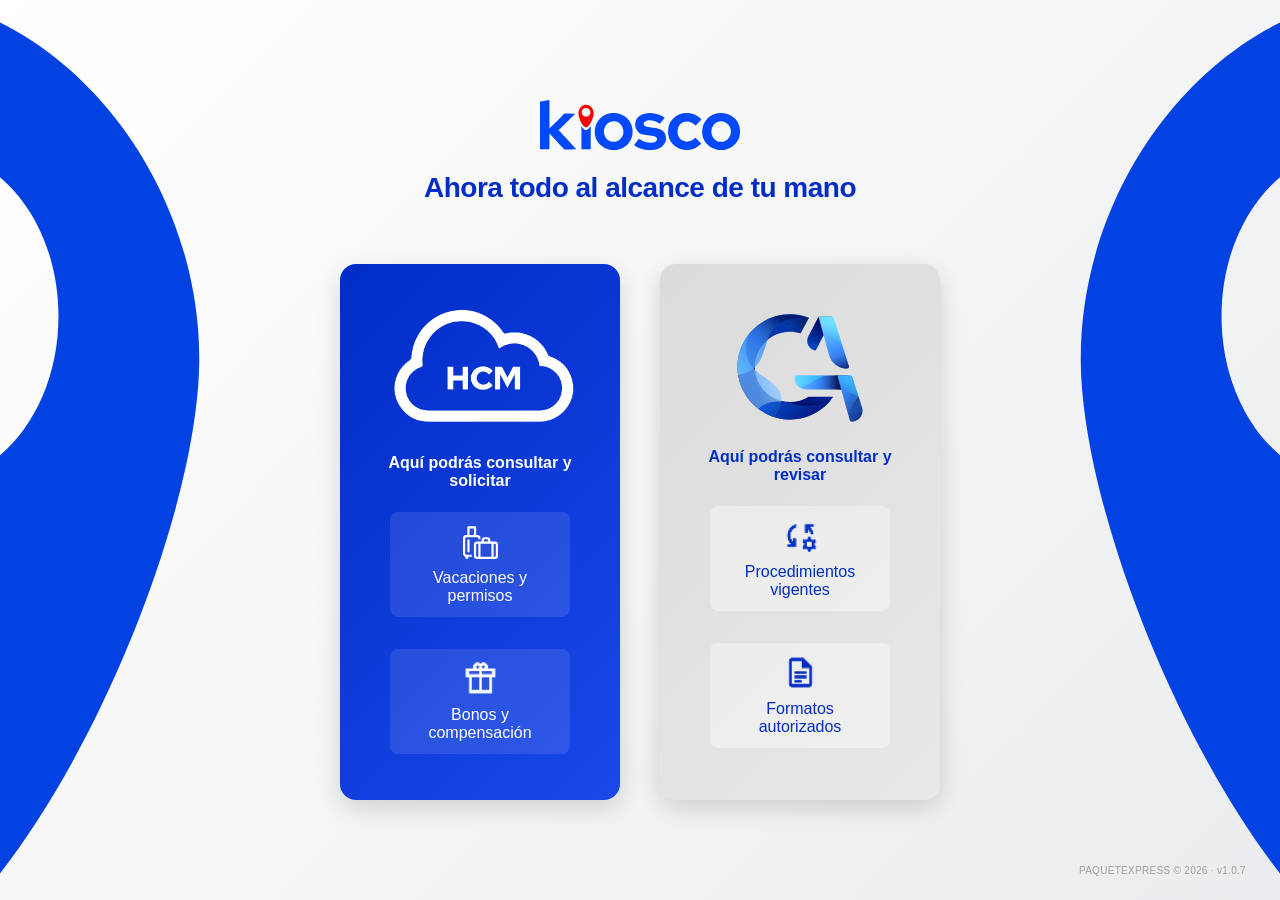
<file: index.html>
<!DOCTYPE html>
<html lang="es">
<head>
  <meta charset="UTF-8">
  <meta name="viewport" content="width=device-width, initial-scale=1.0">
  <meta name="description" content="Kiosco - Acceso a plataformas de recursos humanos y gestión">
  <title>Kiosco</title>
  <style>
    * {
      margin: 0;
      padding: 0;
      box-sizing: border-box;
    }

    html, body {
      height: 100%;
      font-family: 'Segoe UI', sans-serif;
    }

    body {
      color: #1e1e1e;
      overflow: hidden;
    }

    .background {
      position: fixed;
      top: 0;
      left: 0;
      width: 100%;
      height: 100%;
      background:
        url("data:image/svg+xml,%3Csvg id='Capa_1' data-name='Capa 1' xmlns='http://www.w3.org/2000/svg' viewBox='0 0 65.6 276.21'%3E%3Cpath fill='%230241e2' d='M64.14,140.98c-11.68-8.85-19.53-25.22-19.53-43.95s7.85-35.1,19.53-43.95V6.14C27.17,23.67,1.46,66.15,1.46,109.96s29.46,118.88,62.68,160.11v-129.09Z'/%3E%3Cpath fill='transparent' d='M64.14,53.08c-11.68,8.85-19.53,25.22-19.53-43.95s7.85-35.1,19.53,43.95V53.08Z'/%3E%3C/svg%3E") no-repeat calc(100% + 10px) center,
        url("data:image/svg+xml,%3Csvg id='Capa_2' data-name='Capa 2' xmlns='http://www.w3.org/2000/svg' viewBox='0 0 65.6 276.21'%3E%3Cg transform='scale(-1,1) translate(-65.6,0)'%3E%3Cpath fill='%230241e2' d='M64.14,140.98c-11.68-8.85-19.53-25.22-19.53-43.95s7.85-35.1,19.53-43.95V6.14C27.17,23.67,1.46,66.15,1.46,109.96s29.46,118.88,62.68,160.11v-129.09Z'/%3E%3Cpath fill='transparent' d='M64.14,53.08c-11.68,8.85-19.53,25.22-19.53,43.95s7.85,35.1,19.53,43.95V53.08Z'/%3E%3C/g%3E%3C/svg%3E") no-repeat calc(0% - 10px) center,
        linear-gradient(135deg, #ffffff 0%, #ebecef 100%);
          z-index: -1;

    }

    .container {
      position: relative;
      display: flex;
      flex-direction: column;
      align-items: center;
      justify-content: center;
      height: 100%;
      padding: 20px;
      text-align: center;
    }

    header {
      margin-bottom: 50px;
      color: white;
      animation: slideDown 0.6s ease-out;
    }

    .logo {
      width: 140px;
      height: auto;
      margin-bottom: 20px;
      filter: drop-shadow(0 4px 8px rgba(0, 0, 0, 0.2));
    }

    header h1 {
      font-size: 28px;
      font-weight: 600;
      margin-bottom: 10px;
      letter-spacing: -0.5px;
    }

    header p {
      font-size: 16px;
      opacity: 0.95;
      font-weight: 300;
    }

    .menu {
      display: flex;
      gap: 40px;
      justify-content: center;
      flex-wrap: wrap;
      animation: fadeIn 0.8s ease-out 0.2s both;
    }

    .card {
      background: #DBDBDB;
      border-radius: 16px;
      padding: 40px 30px;
      width: 280px;
      text-decoration: none;
      color: #000;
      box-shadow: 0 8px 24px rgba(0, 0, 0, 0.15);
      transition: all 0.3s cubic-bezier(0.4, 0, 0.2, 1);
      cursor: pointer;
      border: none;
      display: flex;
      flex-direction: column;
      align-items: center;
    }

    .card:hover {
      transform: translateY(-8px);
      box-shadow: 0 12px 32px rgba(0, 0, 0, 0.2);
    }

    .card:active {
      transform: translateY(-4px);
    }

    .card-icon {
      font-size: 48px;
      margin-bottom: 16px;
      display: block;
    }

    .card h2 {
      font-size: 24px;
      margin-bottom: 12px;
      font-weight: 600;
    }

    .card p {
      font-size: 14px;
      color: #666;
      margin-bottom: 16px;
      line-height: 1.5;
    }

    .card ul {
      list-style: none;
      text-align: left;
      align-self: center;
      width: 100%;
      display: flex;
      justify-content: center;
      gap: 20px;
      flex-wrap: wrap;
    }

    .card li {
      font-size: 13px;
      color: #002DC7;
      margin: 6px 0;
      padding-left: 0;
      position: relative;
      display: flex;
      flex-direction: column;
      align-items: center;
      text-align: center;
    }

    .card li img {
      margin-bottom: 4px;
    }

    /* Normalize list icons and labels inside cards */
    .card .inline-item {
      display: flex;
      align-items: center;
      gap: 10px;
      justify-content: center;
      padding: 12px 20px;
      border-radius: 8px;
      transition: all 0.3s cubic-bezier(0.4, 0, 0.2, 1);
      cursor: pointer;
      background: rgba(255, 255, 255, 0.1);
      width: 180px;
      min-height: 60px;
    }

    .card .inline-item:hover {
      background: rgba(255, 255, 255, 0.2);
      transform: translateY(-2px);
    }

    .card .inline-item:active {
      transform: translateY(0);
      background: rgba(255, 255, 255, 0.15);
    }

    .card .inline-item img {
      width: 35px;
      height: 35px;
      object-fit: contain;
      margin: 0;
      filter: none;
    }

    .card .inline-item span {
      font-size: 16px;
      color: inherit;
      display: inline-block;
      vertical-align: middle;
    }

    .card .inline-item img.icon-white {
      filter: brightness(0) invert(1);
    }

    .card li::before {

      position: absolute;
      left: 0;
      color: #667eea;
      font-weight: bold;
    }

    .hcm {
      background: linear-gradient(135deg, #002DC7 0%, #1a47e8 100%);
      color: white;
    }

    .hcm h2,
    .hcm p,
    .hcm li {
      color: white;
    }



    .ga {
      background: linear-gradient(135deg, #DBDBDB 0%, #e8e8e8 100%);
    }

    /* Solid white background for GCA card buttons */
    .ga .inline-item {
      background: rgba(255, 255, 255, 0.35);
    }

    .ga .inline-item:hover {
      background: rgba(255, 255, 255, 0.5);
    }

    .ga .inline-item:active {
      background: rgba(255, 255, 255, 0.4);
    }

    footer {
      position: fixed;
      bottom: 20px;
      left: 0;
      right: 0;
      width: 90%;
      max-width: 600px;
      margin: 0 auto;
      animation: slideUp 0.6s ease-out 0.4s both;
      z-index: 100;
    }

    .alert {
      background: rgba(255, 79, 79, 0.9);
      text-align: center;
      color: white;
      padding: 14px 20px;
      border-radius: 10px;
      font-size: 13px;
      font-weight: 500;
      backdrop-filter: blur(10px);
      box-shadow: 0 4px 12px rgba(255, 79, 79, 0.3);
    }

    @keyframes slideDown {
      from {
        opacity: 0;
        transform: translateY(-20px);
      }
      to {
        opacity: 1;
        transform: translateY(0);
      }
    }

    @keyframes slideUp {
      from {
        opacity: 0;
        transform: translateY(20px);
      }
      to {
        opacity: 1;
        transform: translateY(0);
      }
    }

    @keyframes fadeIn {
      from {
        opacity: 0;
      }
      to {
        opacity: 1;
      }
    }

    .my-svg-image {
      margin-top: 20px;
      width: 200px;
      height: 200px;
      background-image: url("data:image/svg+xml,%3Csvg xmlns='http://www.w3.org/2000/svg' viewBox='0 0 100 100'%3E%3Cpolygon points='50,10 61,40 92,40 67,60 79,90 50,70 21,90 33,60 8,40 39,40' fill='%23FFD700' stroke='%23FFA500' stroke-width='2'/%3E%3C/svg%3E");
      background-repeat: no-repeat;
      background-size: contain;
      background-position: center;
    }

    @media (max-width: 768px) {
      .menu {
        flex-direction: column;
        gap: 24px;
      }

      .card {
        width: 100%;
        max-width: 320px;
      }

      header h1 {
        font-size: 24px;
      }

      header p {
        font-size: 14px;
      }

      .container {
        padding-bottom: 120px;
      }

      footer {
        max-width: 600px;
        margin: 0 auto;

      }
    }

    @media (prefers-reduced-motion: reduce) {
      * {
        animation-duration: 0.01ms !important;
        animation-iteration-count: 1 !important;
        transition-duration: 0.01ms !important;
      }

    }

/* ===== VERSION BADGE (ENHANCED) ===== */
  #app-version {
    position: fixed;
    bottom: 16px;
    right: 20px;

    padding: 8px 14px;
    border-radius: 12px;

    font-size: 10px;
    font-family: 'Segoe UI', sans-serif;
    font-weight: 500;
    letter-spacing: 0.3px;

    color: #9e9e9e;

    white-space: nowrap;

    user-select: none;
    pointer-events: none;
    z-index: 999;

    animation: fadeInVersion 0.6s ease-out;
  }

    #app-version .brand {
      font-weight: 600;
      letter-spacing: 0.5px;
      color: #002DC7;
    }

    #app-version .meta {
      font-size: 10px;
      opacity: 0.7;
    }

    @keyframes fadeInVersion {
      from {
        opacity: 0;
        transform: translateY(6px);
      }
      to {
        opacity: 1;
        transform: translateY(0);
      }
    }

  </style>
</head>
<body>
  <div class="background"></div>
  <div class="container">
    <header>

      <div >
        <img src="./assets/recurso9.svg" style="width: 200px; height: 50px;" />
        <br></br>
        <h1 style="color: #002DC7;"> Ahora todo al alcance de tu mano</h1>

      </div>
    </header>

    <main class="menu">
      <a href="https://egoi.fa.us2.oraclecloud.com/hcmUI/faces/FuseOverview?fnd=<cleaned_value>" class="card hcm" data-platform="hcm">
        <img src="./assets/hcm_logo_blanco.png" alt="HCM Icon" class="card-icon" style="width:248px; height:128;" />

        <h4>Aquí podrás consultar y solicitar</h4>
        <p></p>
        <ul>
          <!--
          <li>
            <img src="./assets/nomina.png" alt="Nomina Logo" style= vertical-align:middle; margin-right:8px;" />
            Nomina
          <li>
            <img src="./assets/permisos.png" alt="Permisos Logo" style=vertical-align:middle; margin-right:8px;" />
            Permisos
          </li>
          -->
          <li class="inline-item" data-href="https://egoi.fa.us2.oraclecloud.com/fscmUI/redwood/absences/manage-absences/view-add-absences?invokedFromLandingPage=true">
            <img src="./assets/luggage.svg" alt="Vacaciones Logo" class="icon-white" />
            <span>Vacaciones y <br>permisos</br></span>
          </li>


          <li class="inline-item" data-href="https://egoi.fa.us2.oraclecloud.com/hcmUI/faces/FuseOverview?fnd=<cleaned_value>" data-autoclick="me_personal_compensation">
            <img src="./assets/bonos.png" alt="Bonos Logo" />
            <span>Bonos y <br>compensación</br></span>
          </li>


        </ul>
      </a>

      <a href="https://gca.paquetexpress.com.mx/softexpert/login" class="card ga" data-platform="gca">
        <img src="./assets/GCA-Icono SVG.svg" alt="GCA-Icono" class="card-icon" style="width:128px; height: 128px;" />


        <h4 style="color: #002DC7;">Aquí podrás consultar y revisar</h4>
        <p></p>
        <ul>
          <li class="inline-item">
            <img src="./assets/procedimientos.png" alt="Procedimientos Logo" />
            <span>Procedimientos <br>vigentes</br></span>
          </li>
          <li class="inline-item">
            <img src="./assets/formatos.png" alt="Formatos Logo" />
            <span>Formatos <br>autorizados</br></span>
          </li>
        </ul>
      </a>
    </main>
  </div>

<div id="app-version">
  PAQUETEXPRESS © 2026 · v1.0.7
</div>

<dialog id="user-id-dialog" aria-labelledby="user-id-title">
  <form id="user-id-form">
    <button type="button" class="dialog-close" aria-label="Cerrar">×</button>
    <h2 id="user-id-title">Identifícate</h2>
    <p id="selected-platform" class="platform-caption"></p>
    <p>Ingresa tu ID para continuar. No se requiere contraseña.</p>
    <label for="user-id-input">ID de usuario</label>
    <input id="user-id-input" name="userId" type="text" autocomplete="off" required maxlength="40" placeholder="Ej. 57649">
    <button class="continue-button" type="submit">Continuar</button>
  </form>
</dialog>

<section id="game-screen" hidden aria-labelledby="game-title">
  <div class="game-card">
    <div class="game-topline">
      <span class="game-brand">PAQUETEXPRESS · <span id="game-platform">HCM</span></span>
      <div class="timer-pill"><span class="timer-dot"></span><span id="session-state">SESIÓN EN CURSO</span><strong id="session-timer">00:00</strong></div>
    </div>
    <p id="game-context" class="game-eyebrow">Supongamos que estamos dentro de HCM</p>
    <h1 id="game-title">Tic Tac Toe</h1>
    <p class="game-subtitle">Jueguen por turnos en el mismo dispositivo: X y O.</p>
    <p id="game-status" class="game-status" aria-live="polite">Turno de X</p>
    <div id="tic-tac-toe-board" class="tic-tac-toe-board" role="grid" aria-label="Tablero de Tic Tac Toe" tabindex="-1">
      <button class="game-cell" data-cell="0" aria-label="Casilla 1" role="gridcell"></button>
      <button class="game-cell" data-cell="1" aria-label="Casilla 2" role="gridcell"></button>
      <button class="game-cell" data-cell="2" aria-label="Casilla 3" role="gridcell"></button>
      <button class="game-cell" data-cell="3" aria-label="Casilla 4" role="gridcell"></button>
      <button class="game-cell" data-cell="4" aria-label="Casilla 5" role="gridcell"></button>
      <button class="game-cell" data-cell="5" aria-label="Casilla 6" role="gridcell"></button>
      <button class="game-cell" data-cell="6" aria-label="Casilla 7" role="gridcell"></button>
      <button class="game-cell" data-cell="7" aria-label="Casilla 8" role="gridcell"></button>
      <button class="game-cell" data-cell="8" aria-label="Casilla 9" role="gridcell"></button>
    </div>
    <button id="end-session" class="end-session-button" type="button">Terminar sesión</button>
    <div id="session-result" class="session-result" hidden>
      <span id="result-icon" class="result-icon">✓</span>
      <p class="game-eyebrow">SESIÓN FINALIZADA</p>
      <h2 id="result-title">Buen juego</h2>
      <p>Tiempo de sesión</p>
      <strong id="final-session-timer" class="final-session-timer">00:00</strong>
      <p class="capture-note">Esto no lo ve el usuario, solo se captura.</p>
      <pre id="session-json" class="session-json"></pre>
      <button id="return-to-menu" class="return-menu-button" type="button">Volver al menú</button>
    </div>
  </div>
</section>

<style>
  #user-id-dialog { position: fixed; inset: 0; margin: auto; width: min(420px, calc(100% - 32px)); max-height: calc(100% - 32px); border: 0; border-radius: 16px; padding: 0; box-shadow: 0 20px 70px #10182b55; }
  #user-id-dialog::backdrop { background: #10182b99; backdrop-filter: blur(3px); }
  #user-id-form { position: relative; display: grid; gap: 12px; padding: 30px; font-family: 'Segoe UI', sans-serif; }
  #user-id-form h2 { margin: 0; color: #17213b; }
  #user-id-form p { margin: 0 0 8px; color: #687187; font-size: 14px; }
  #user-id-form label { font-size: 13px; font-weight: 600; }
  #user-id-input { width: 100%; padding: 13px; border: 1px solid #cbd1de; border-radius: 8px; font: inherit; }
  .continue-button { border: 0; border-radius: 8px; padding: 13px; color: white; background: #002dc7; font-weight: 700; cursor: pointer; }
  .dialog-close { position: absolute; top: 8px; right: 12px; border: 0; background: transparent; color: #687187; font-size: 25px; cursor: pointer; }
  .platform-caption { color: #002dc7 !important; font-size: 11px !important; font-weight: 800; letter-spacing: .12em; margin: 4px 0 -7px !important; }
  #game-screen[hidden], #session-result[hidden], .container[hidden], #app-version[hidden] { display: none !important; }
  #game-screen { position: fixed; inset: 0; z-index: 1001; overflow-y: auto; padding: 28px 18px; background: radial-gradient(ellipse at top, #e8edff 0, #f7f8fc 58%, #fff 100%); font-family: 'Segoe UI', sans-serif; }
  .game-card { position: relative; width: min(100%, 490px); min-height: 620px; margin: 0 auto; padding: 25px 30px 30px; border: 1px solid #e4e8f2; border-radius: 22px; background: #fff; box-shadow: 0 22px 65px #1c2d6318; text-align: center; }
  .game-topline { display: flex; align-items: center; justify-content: space-between; gap: 12px; text-align: left; }
  .game-brand { color: #667085; font-size: 10px; font-weight: 800; letter-spacing: .1em; }
  .timer-pill { display: flex; align-items: center; gap: 7px; padding: 9px 11px; border: 1px solid #dce6d4; border-radius: 30px; background: #f6fbf2; color: #516241; font-size: 9px; font-weight: 800; letter-spacing: .06em; white-space: nowrap; }
  .timer-pill strong { color: #1e2b19; font-size: 15px; font-variant-numeric: tabular-nums; letter-spacing: .04em; }
  .timer-dot { width: 8px; height: 8px; border-radius: 50%; background: #59a836; box-shadow: 0 0 0 0 #59a83666; animation: timerPulse 1.5s infinite; }
  .timer-pill.finished .timer-dot { background: #9299a7; box-shadow: none; animation: none; }
  @keyframes timerPulse { 60% { box-shadow: 0 0 0 6px #59a83600; } 100% { box-shadow: 0 0 0 0 #59a83600; } }
  .game-eyebrow { margin: 38px 0 6px; color: #2144bd; font-size: 10px; font-weight: 800; letter-spacing: .16em; }
  #game-title { margin: 0; color: #18213b; font-size: 36px; letter-spacing: -.05em; }
  .game-subtitle { margin: 9px 0 20px; color: #697184; font-size: 13px; }
  .game-status { min-height: 24px; margin: 0 0 12px; color: #183eac; font-size: 14px; font-weight: 700; }
  .tic-tac-toe-board { display: grid; grid-template-columns: repeat(3, 1fr); gap: 9px; width: min(100%, 330px); margin: 0 auto 19px; }
  .game-cell { aspect-ratio: 1; border: 1px solid #e1e6f1; border-radius: 14px; background: #f7f8fc; color: #1741c0; cursor: pointer; font: 800 52px/1 'Segoe UI', sans-serif; transition: transform .15s, background .15s, box-shadow .15s; }
  .game-cell:hover:empty { transform: translateY(-2px); background: #eef2ff; box-shadow: 0 7px 16px #263d8418; }
  .game-cell:disabled { cursor: default; }
  .game-cell.computer-mark { color: #ef9c4b; }
  .end-session-button { border: 0; padding: 9px 14px; background: transparent; color: #7a8293; font: 600 12px 'Segoe UI', sans-serif; cursor: pointer; }
  .end-session-button:hover { color: #173fc2; }
  .session-result { position: absolute; inset: 90px 18px 20px; display: flex; flex-direction: column; align-items: center; justify-content: center; padding: 25px; border: 1px solid #e7eaf2; border-radius: 18px; background: #ffffffef; backdrop-filter: blur(5px); }
  .result-icon { display: grid; width: 48px; height: 48px; place-items: center; border-radius: 50%; background: #dff4c8; color: #376d1d; font-size: 24px; font-weight: 800; }
  .session-result .game-eyebrow { margin-top: 22px; }
  .session-result h2 { margin: 0 0 8px; color: #18213b; font-size: 30px; }
  .session-result p:not(.game-eyebrow) { margin: 8px 0; color: #697184; font-size: 13px; }
  .session-result .capture-note { margin: 5px 0 3px; color: #697184; font-size: 10px; }
  .session-json { width: min(100%, 340px); max-height: 125px; overflow: auto; margin: 0 0 12px; padding: 10px 12px; border-radius: 9px; background: #111a2d; color: #dbe5ff; text-align: left; white-space: pre-wrap; overflow-wrap: anywhere; font: 10px/1.45 Consolas, monospace; }
  .session-result .return-menu-button { flex: 0 0 auto; }
  .final-session-timer { display: block; margin: 0 0 20px; color: #173fc2; font-size: 38px; font-variant-numeric: tabular-nums; letter-spacing: .04em; }
  .return-menu-button { border: 0; border-radius: 9px; padding: 13px 18px; background: #173fc2; color: #fff; font-weight: 700; cursor: pointer; }
  @media (max-width: 480px) { #game-screen { padding: 12px; } .game-card { min-height: 590px; padding: 18px 16px 22px; } .timer-pill { gap: 5px; padding: 8px; font-size: 8px; } .game-cell { border-radius: 11px; font-size: 45px; } .session-result { inset: 80px 8px 12px; } }
</style>

<script src="tic-tac-toe.js"></script>
  <script src="kiosk-id.js"></script>
  <script src="script.js"></script>

</body>
</html>
</file>
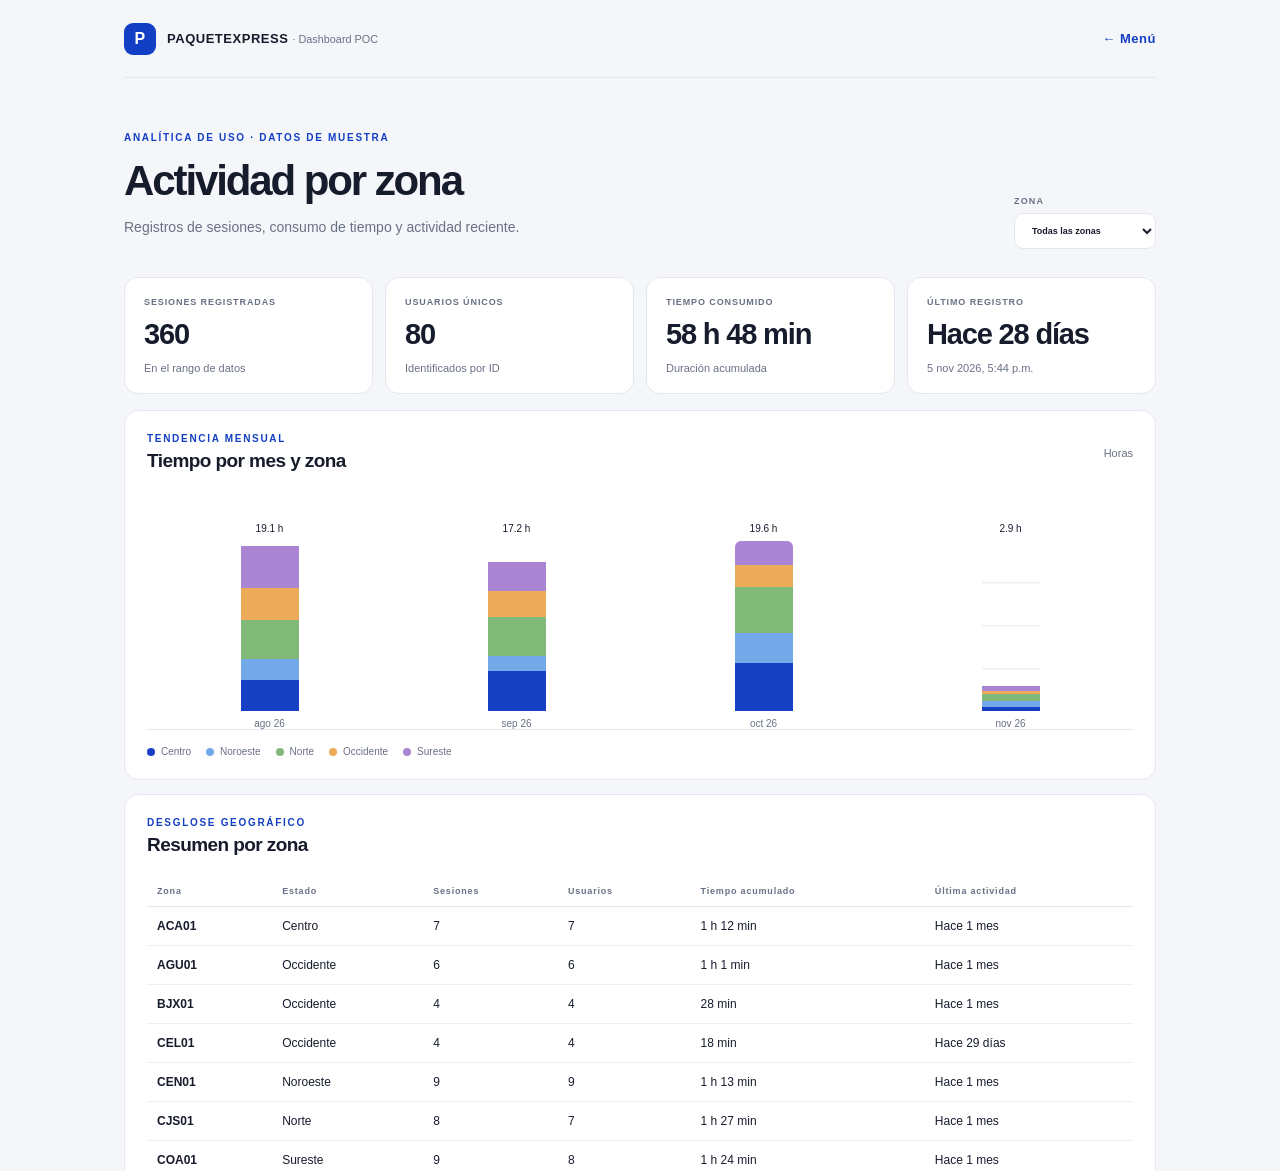
<file: dashaboard/index.html>
<!doctype html><html lang="es"><head><meta charset="utf-8"><meta http-equiv="refresh" content="0;url=/dashboard/"><link rel="canonical" href="/dashboard/"><title>Redirigiendo al dashboard</title></head><body><p>Abriendo el <a href="/dashboard/">dashboard</a>…</p></body></html>
</file>
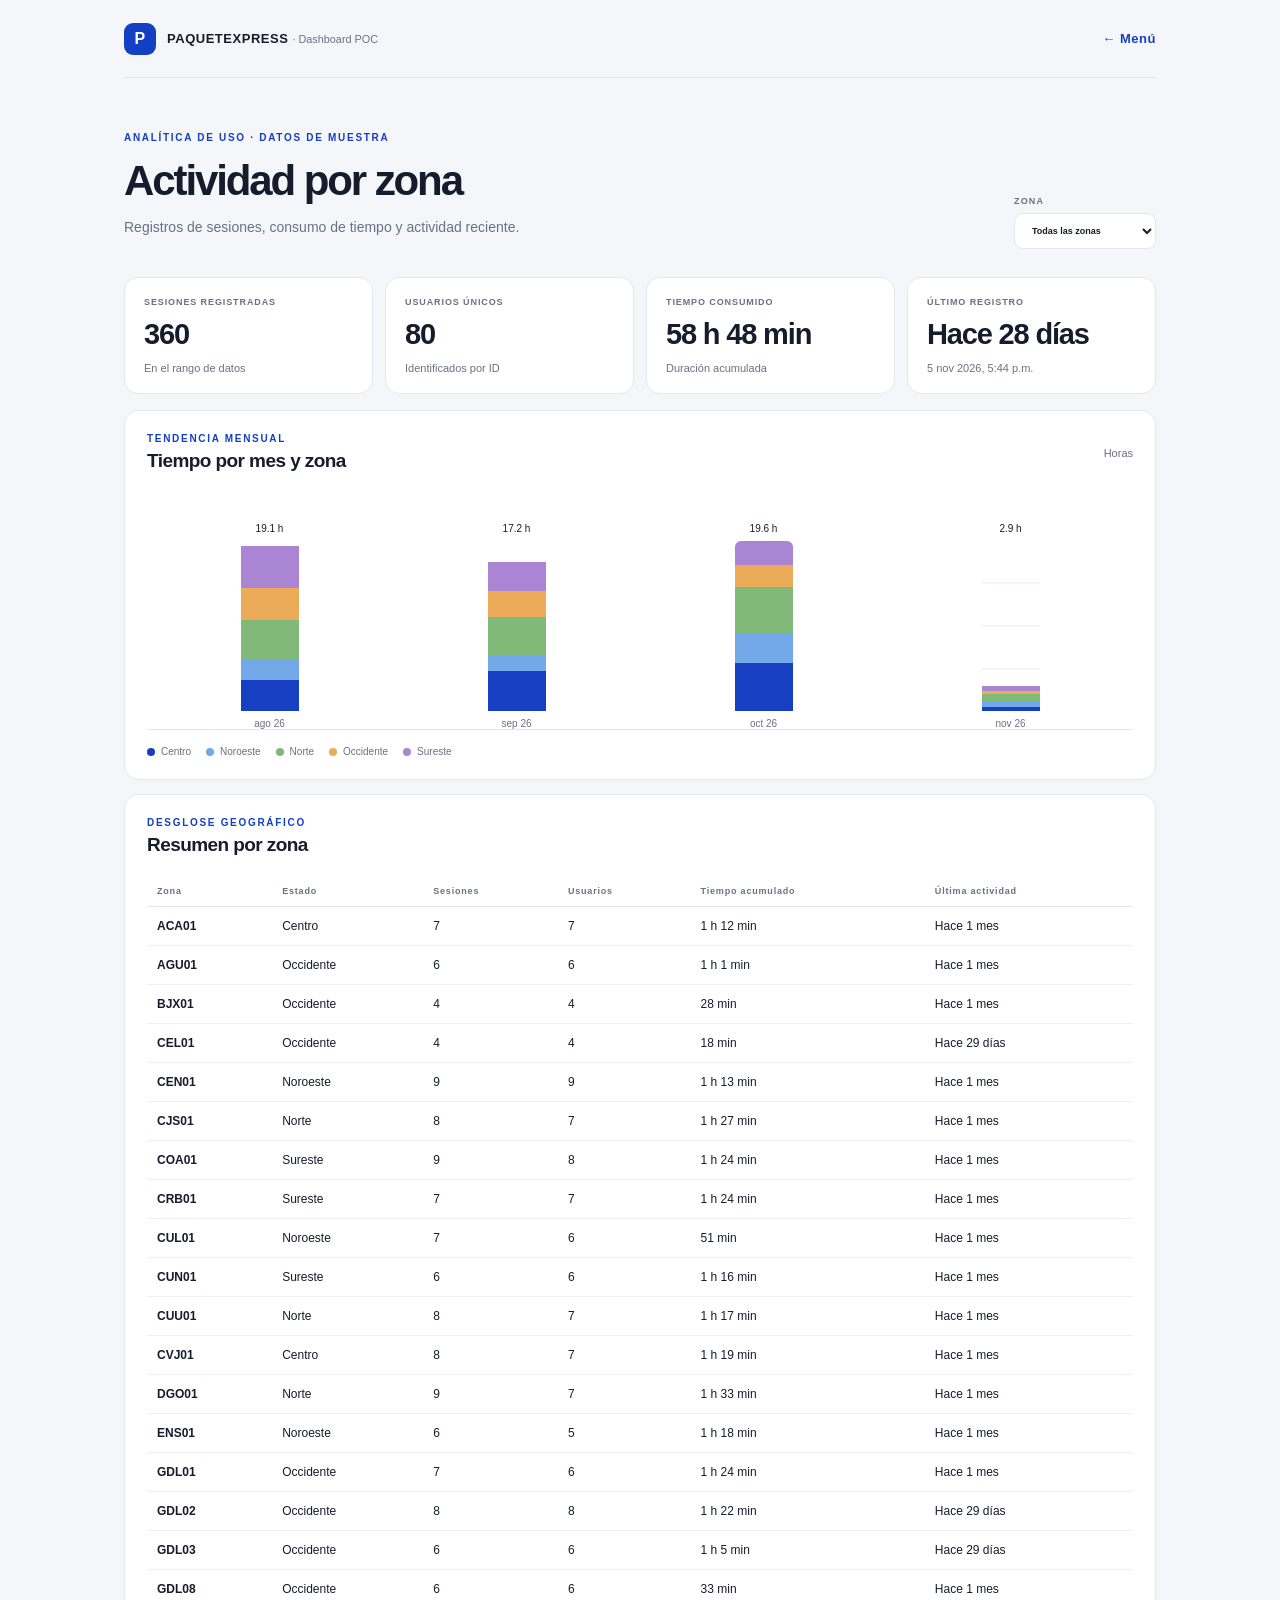
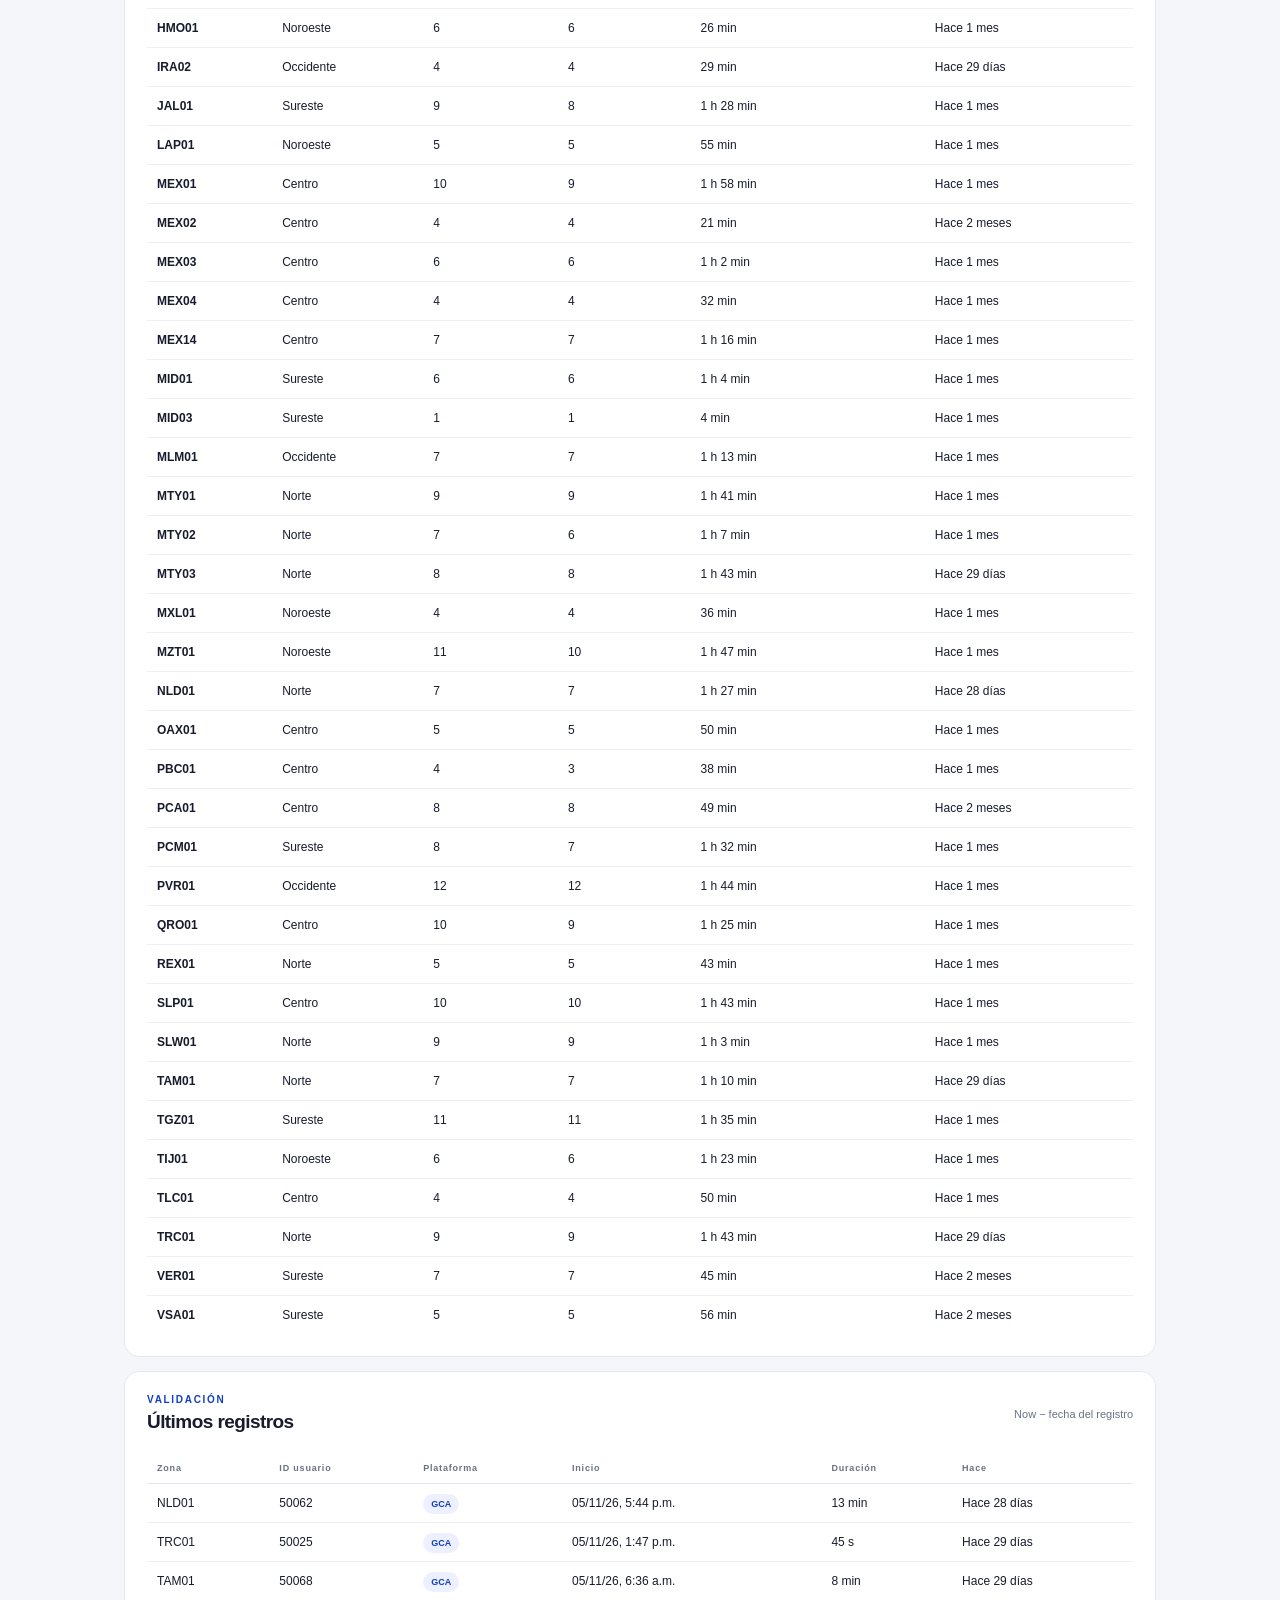
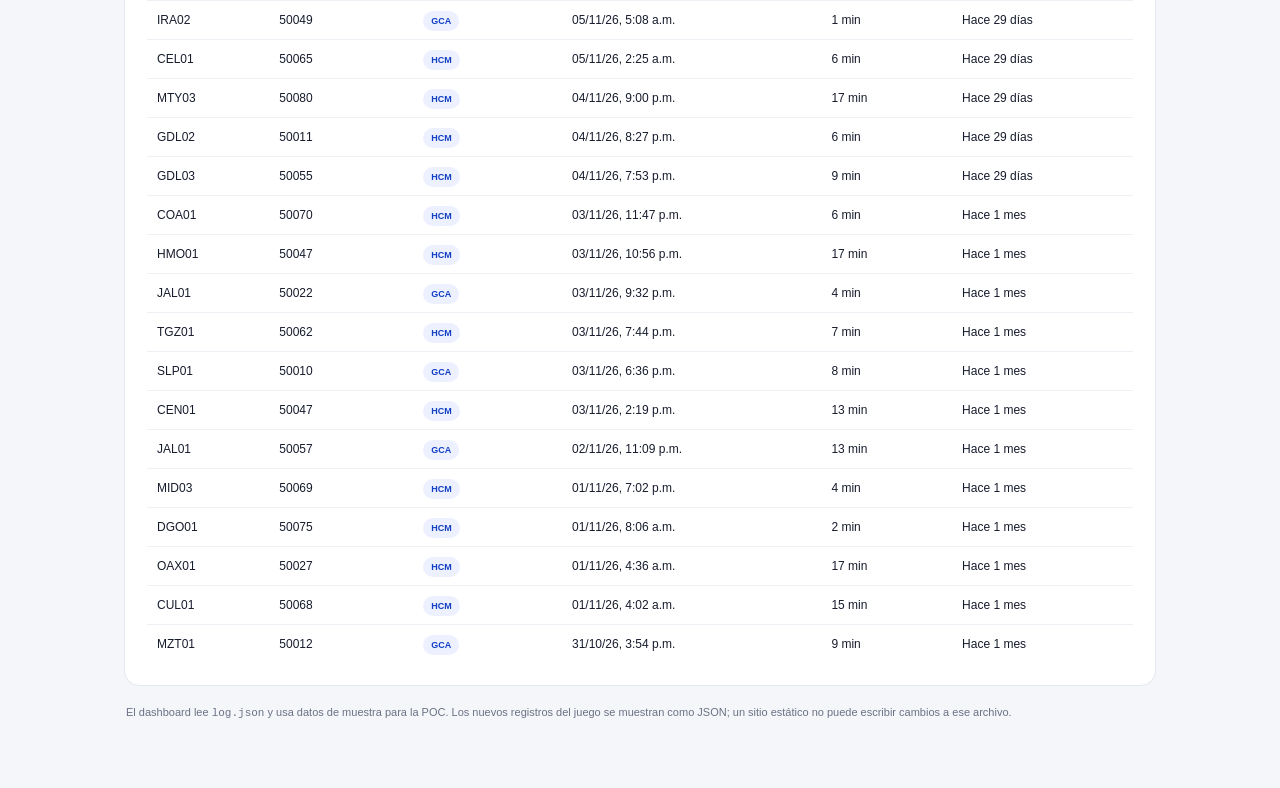
<file: dashboard/index.html>
<!doctype html>
<html lang="es">
<head>
  <meta charset="utf-8">
  <meta name="viewport" content="width=device-width,initial-scale=1">
  <base href="/">
  <title>Dashboard de uso | POC</title>
  <link rel="stylesheet" href="styles.css">
</head>
<body>
  <div class="shell">
    <header class="top">
      <a class="brand" href="index.html" style="text-decoration:none;color:inherit"><span class="brand-mark">P</span><span>PAQUETEXPRESS <small>· Dashboard POC</small></span></a>
      <a class="dashboard-link" style="margin:0" href="index.html">← Menú</a>
    </header>
    <main class="dash">
      <div class="dash-head">
        <div><p class="eyebrow">ANALÍTICA DE USO · DATOS DE MUESTRA</p><h1>Actividad por zona</h1><p>Registros de sesiones, consumo de tiempo y actividad reciente.</p></div>
        <label class="filter-label">ZONA<select id="zoneFilter"><option value="all">Todas las zonas</option></select></label>
      </div>
      <div id="loadError" class="load-error" hidden>No se pudo cargar log.json. Abre este sitio desde un servidor web para que el navegador permita cargar el archivo.</div>
      <section class="kpis">
        <article><span>SESIONES REGISTRADAS</span><b id="totalSessions">—</b><small>En el rango de datos</small></article>
        <article><span>USUARIOS ÚNICOS</span><b id="uniqueUsers">—</b><small>Identificados por ID</small></article>
        <article><span>TIEMPO CONSUMIDO</span><b id="totalTime">—</b><small>Duración acumulada</small></article>
        <article><span>ÚLTIMO REGISTRO</span><b id="lastAgo">—</b><small id="lastWhen">Esperando datos</small></article>
      </section>
      <section class="panel">
        <div class="panel-heading"><div><p class="eyebrow">TENDENCIA MENSUAL</p><h2>Tiempo por mes y zona</h2></div><span class="unit">Horas</span></div>
        <div id="chart" class="chart" aria-label="Tiempo de uso agrupado por mes"></div>
        <div id="chartLegend" class="legend" aria-label="Leyenda de zonas"></div>
      </section>
      <section class="panel">
        <div class="panel-heading"><div><p class="eyebrow">DESGLOSE GEOGRÁFICO</p><h2>Resumen por zona</h2></div></div>
        <div class="table-wrap"><table><thead><tr><th>Zona</th><th>Estado</th><th>Sesiones</th><th>Usuarios</th><th>Tiempo acumulado</th><th>Última actividad</th></tr></thead><tbody id="zoneRows"></tbody></table></div>
      </section>
      <section class="panel">
        <div class="panel-heading"><div><p class="eyebrow">VALIDACIÓN</p><h2>Últimos registros</h2></div><span class="unit">Now − fecha del registro</span></div>
        <div class="table-wrap"><table><thead><tr><th>Zona</th><th>ID usuario</th><th>Plataforma</th><th>Inicio</th><th>Duración</th><th>Hace</th></tr></thead><tbody id="recentRows"></tbody></table></div>
      </section>
      <p class="footnote">El dashboard lee <code>log.json</code> y usa datos de muestra para la POC. Los nuevos registros del juego se muestran como JSON; un sitio estático no puede escribir cambios a ese archivo.</p>
    </main>
  </div>
  <script src="dashboard.js"></script>
</body>
</html>
</file>
